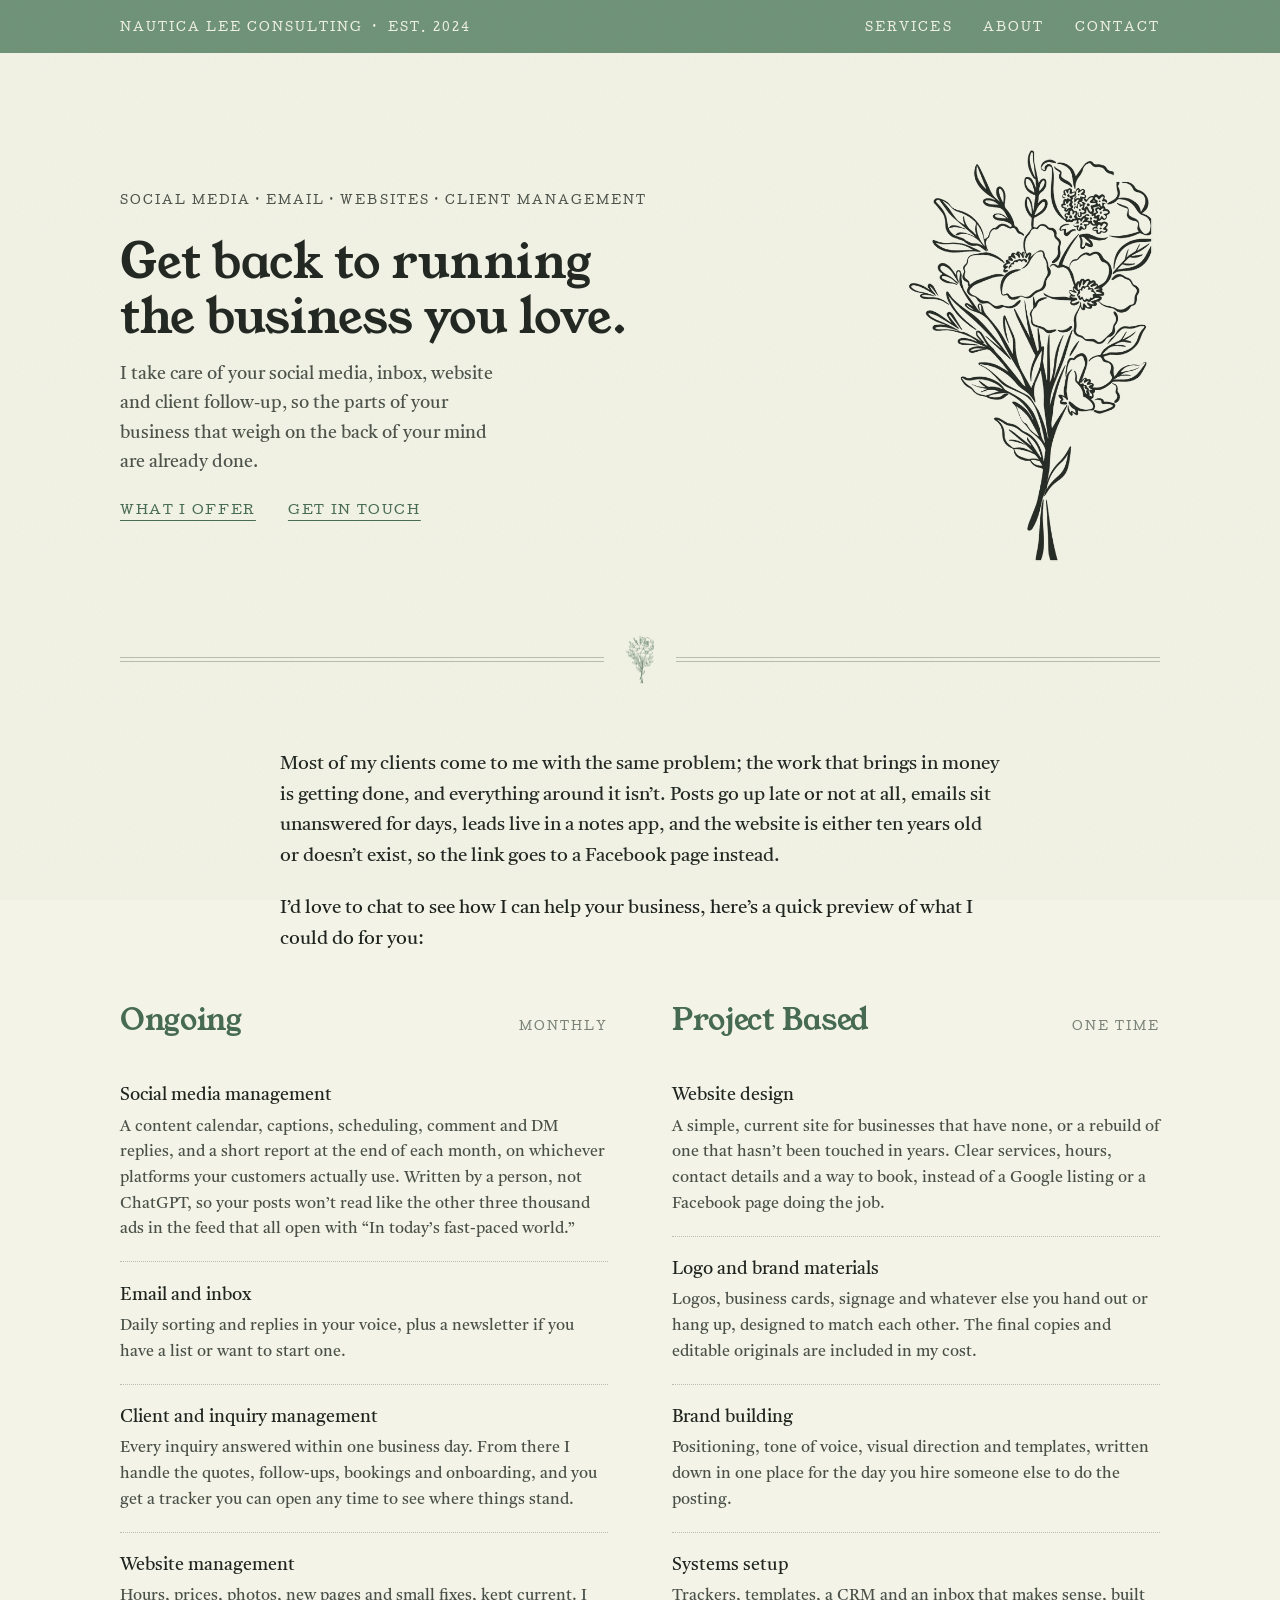
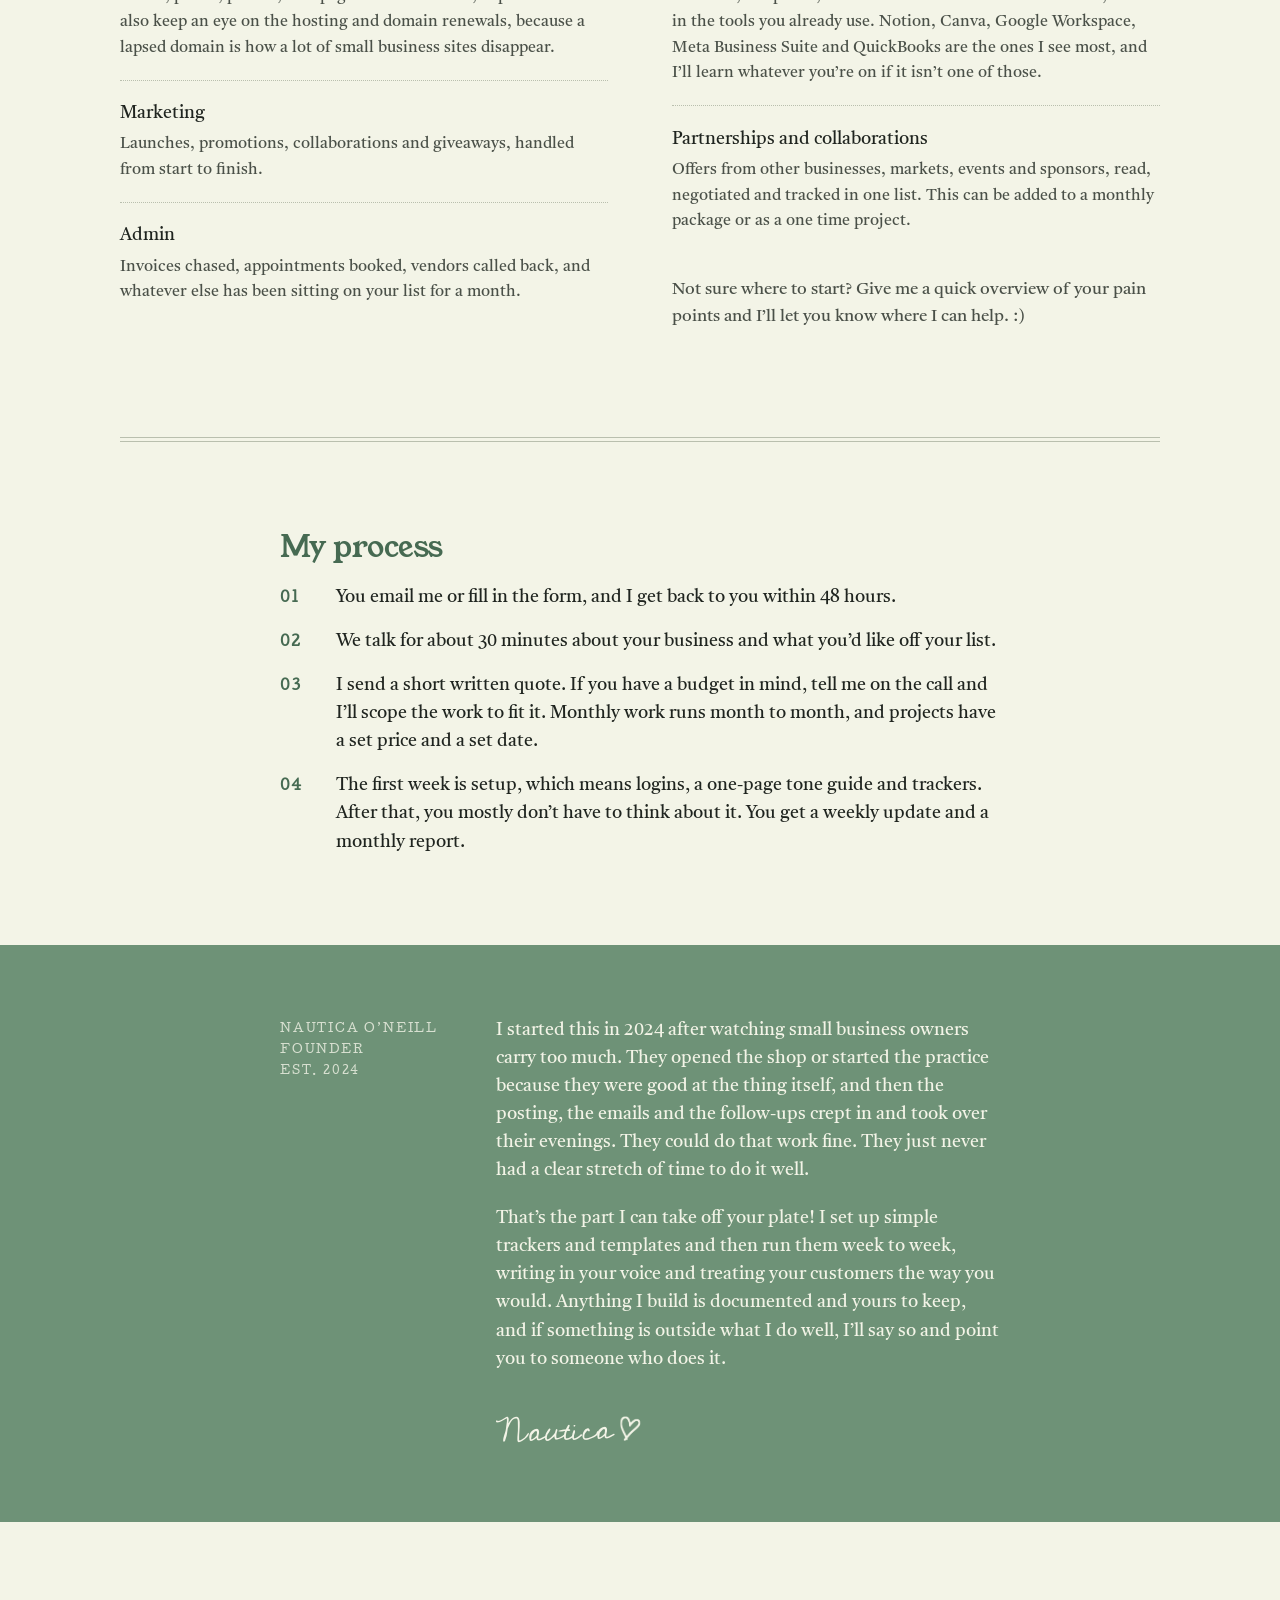
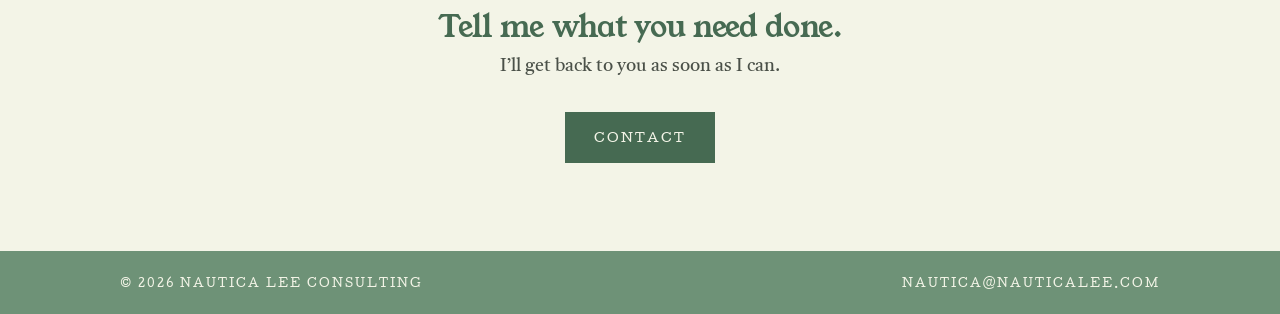
<file: index.html>
<!doctype html>
<html lang="en">
<head>
  <meta charset="utf-8">
  <meta name="viewport" content="width=device-width, initial-scale=1">
  <title>Nautica Lee Consulting</title>
  <meta name="description" content="Social media, email, websites, marketing and client management for small businesses. One person behind the scenes, est. 2024.">
  <link rel="canonical" href="https://nauticalee.com/">
  
  <meta property="og:type" content="website">
  <meta property="og:site_name" content="Nautica Lee Consulting">
  <meta property="og:title" content="Nautica Lee Consulting">
  <meta property="og:description" content="Social media, email, websites, marketing and client management for small businesses. One person behind the scenes, est. 2024.">
  <meta property="og:url" content="https://nauticalee.com/">
  <meta property="og:image" content="https://nauticalee.com/assets/brand/logo-sage.png">
  <meta name="theme-color" content="#6E9277">
  <link rel="icon" href="assets/favicon.png" type="image/png">
  <link rel="apple-touch-icon" href="assets/apple-touch-icon.png">
  <link rel="preconnect" href="https://fonts.googleapis.com">
  <link rel="preconnect" href="https://fonts.gstatic.com" crossorigin>
  <link href="https://fonts.googleapis.com/css2?family=Castoro:ital@0;1&family=Cedarville+Cursive&family=Cutive&family=Young+Serif&display=swap" rel="stylesheet">
  <link rel="stylesheet" href="assets/styles.css?v=3a7f0b2c">
  <script defer src="https://cloud.umami.is/script.js" data-website-id="4d57b6f3-1c35-4e06-9389-d277b6495883"></script>
</head>
<body>
<a class="visually-hidden" href="#main">Skip to content</a>
<header class="letterhead">
  <div class="wide line mono">
    <a class="brand" href="index.html">Nautica Lee Consulting &nbsp;&middot;&nbsp; Est. 2024</a>
    <nav>
      <a href="index.html#services" data-umami-event="Nav: Services">Services</a>
      <a href="index.html#about" data-umami-event="Nav: About">About</a>
      <a href="contact.html"  data-umami-event="Nav: Contact">Contact</a>
    </nav>
  </div>
</header>
<main id="main">
<section class="wide opening">
  <div>
    <span class="mono kicker"><span>Social media</span> <span class="k2">Email</span> <span class="k3">Websites</span> <span>Client management</span></span>
    <h1>Get back to running<br>the business you love.</h1>
    <p>I take care of your social media, inbox, website and client follow-up, so the parts of your business that weigh on the back of your mind are already done.</p>
    <div class="after">
      <a class="lnk" href="#services" data-umami-event="Opening: What I offer">What I offer</a>
      <a class="lnk" href="contact.html" data-umami-event="Opening: Get in touch">Get in touch</a>
    </div>
  </div>
  <img class="bouquet" src="assets/brand/bouquet.png" alt="" width="480" height="790">
</section>

<div class="wide rule flower"></div>

<section class="wrap" id="services">
  <p class="intro">Most of my clients come to me with the same problem; the work that brings in money is getting done, and everything around it isn&rsquo;t. Posts go up late or not at all, emails sit unanswered for days, leads live in a notes app, and the website is either ten years old or doesn&rsquo;t exist, so the link goes to a Facebook page instead.</p>
  <p class="intro">I&rsquo;d love to chat to see how I can help your business, here&rsquo;s a quick preview of what I could do for you:</p>
</section>

<section class="wide" style="margin-top:3rem">
  <div class="two-col">
    <div>
      <div class="menu-head"><h2>Ongoing</h2><span class="mono">Monthly</span></div>
      <ul class="menu">
        <li>
          <h3>Social media management</h3>
          <p>A content calendar, captions, scheduling, comment and DM replies, and a short report at the end of each month, on whichever platforms your customers actually use. Written by a person, not ChatGPT, so your posts won&rsquo;t read like the other three thousand ads in the feed that all open with &ldquo;In today&rsquo;s fast-paced world.&rdquo;</p>
        </li>
        <li>
          <h3>Email and inbox</h3>
          <p>Daily sorting and replies in your voice, plus a newsletter if you have a list or want to start one.</p>
        </li>
        <li>
          <h3>Client and inquiry management</h3>
          <p>Every inquiry answered within one business day. From there I handle the quotes, follow-ups, bookings and onboarding, and you get a tracker you can open any time to see where things stand.</p>
        </li>
        <li>
          <h3>Website management</h3>
          <p>Hours, prices, photos, new pages and small fixes, kept current. I also keep an eye on the hosting and domain renewals, because a lapsed domain is how a lot of small business sites disappear.</p>
        </li>
        <li>
          <h3>Marketing</h3>
          <p>Launches, promotions, collaborations and giveaways, handled from start to finish.</p>
        </li>
        <li>
          <h3>Admin</h3>
          <p>Invoices chased, appointments booked, vendors called back, and whatever else has been sitting on your list for a month.</p>
        </li>
      </ul>
    </div>
    <div>
      <div class="menu-head"><h2>Project Based</h2><span class="mono">One Time</span></div>
      <ul class="menu">
        <li>
          <h3>Website design</h3>
          <p>A simple, current site for businesses that have none, or a rebuild of one that hasn&rsquo;t been touched in years. Clear services, hours, contact details and a way to book, instead of a Google listing or a Facebook page doing the job.</p>
        </li>
        <li>
          <h3>Logo and brand materials</h3>
          <p>Logos, business cards, signage and whatever else you hand out or hang up, designed to match each other. The final copies and editable originals are included in my cost.</p>
        </li>
        <li>
          <h3>Brand building</h3>
          <p>Positioning, tone of voice, visual direction and templates, written down in one place for the day you hire someone else to do the posting.</p>
        </li>
        <li>
          <h3>Systems setup</h3>
          <p>Trackers, templates, a CRM and an inbox that makes sense, built in the tools you already use. Notion, Canva, Google Workspace, Meta Business Suite and QuickBooks are the ones I see most, and I&rsquo;ll learn whatever you&rsquo;re on if it isn&rsquo;t one of those.</p>
        </li>
        <li>
          <h3>Partnerships and collaborations</h3>
          <p>Offers from other businesses, markets, events and sponsors, read, negotiated and tracked in one list. This can be added to a monthly package or as a one time project.</p>
        </li>
      </ul>
      <p style="margin-top:1.5rem;color:var(--ink-soft);font-size:1.05rem">Not sure where to start? Give me a quick overview of your pain points and I&rsquo;ll let you know where I can help. :)</p>
    </div>
  </div>
</section>

<div class="wide rule"></div>

<section class="wrap">
  <h2>My process</h2>
  <ol class="how">
    <li><p>You email me or fill in the form, and I get back to you within 48 hours.</p></li>
    <li><p>We talk for about 30 minutes about your business and what you&rsquo;d like off your list.</p></li>
    <li><p>I send a short written quote. If you have a budget in mind, tell me on the call and I&rsquo;ll scope the work to fit it. Monthly work runs month to month, and projects have a set price and a set date.</p></li>
    <li><p>The first week is setup, which means logins, a one-page tone guide and trackers. After that, you mostly don&rsquo;t have to think about it. You get a weekly update and a monthly report.</p></li>
  </ol>
</section>

<div class="band" id="about">
<section class="wrap note">
  <div class="side">
    <span>Nautica O&rsquo;Neill</span>
    <span>Founder</span>
    <span>Est.&nbsp;2024</span>
  </div>
  <div class="body">
    <p>I started this in 2024 after watching small business owners carry too much. They opened the shop or started the practice because they were good at the thing itself, and then the posting, the emails and the follow-ups crept in and took over their evenings. They could do that work fine. They just never had a clear stretch of time to do it well.</p>
    <p>That&rsquo;s the part I can take off your plate! I set up simple trackers and templates and then run them week to week, writing in your voice and treating your customers the way you would. Anything I build is documented and yours to keep, and if something is outside what I do well, I&rsquo;ll say so and point you to someone who does it.</p>
    <span class="signature">Nautica <span class="heart" aria-hidden="true"></span></span>
  </div>
</section>
</div>

<section class="wrap end">
  <h2>Tell me what you need done.</h2>
  <p>I&rsquo;ll get back to you as soon as I can.</p>
  <a class="btn" href="contact.html" data-umami-event="Bottom: Contact button">Contact</a>
</section>
</main>
<footer>
  <div class="wide line mono">
    <span>&copy; <span id="year">2026</span> Nautica Lee Consulting</span>
    <span><a href="mailto:nautica@nauticalee.com" data-umami-event="Email: footer">nautica@nauticalee.com</a></span>
  </div>
</footer>
<script src="assets/script.js?v=3a7f0b2c"></script>
</body>
</html>
</file>
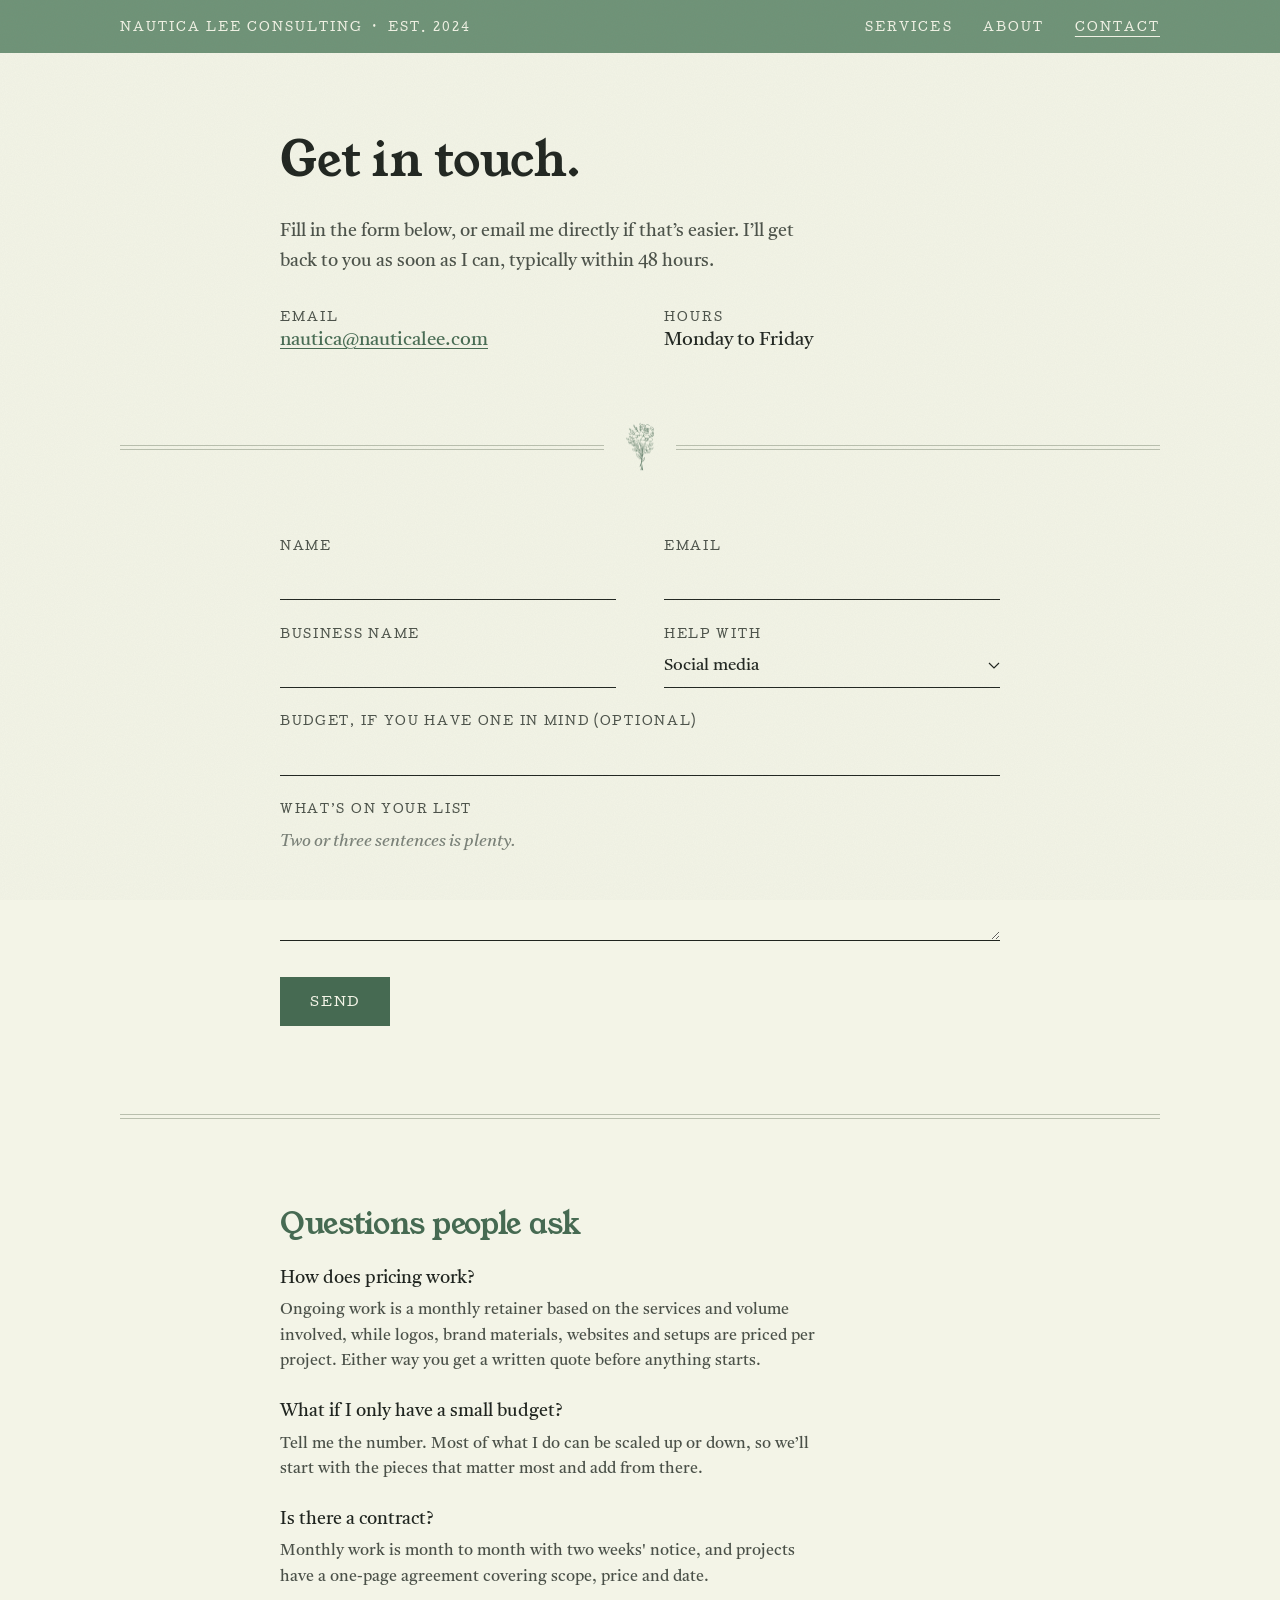
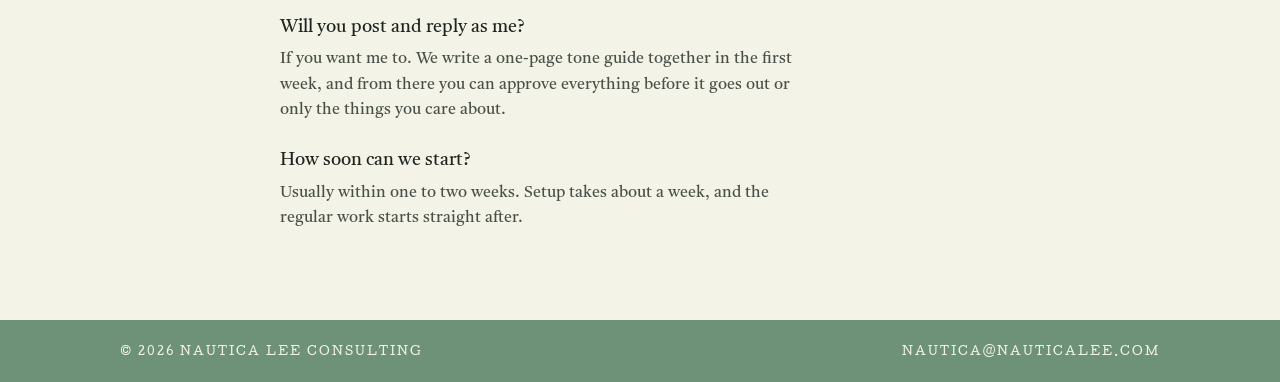
<file: contact.html>
<!doctype html>
<html lang="en">
<head>
  <meta charset="utf-8">
  <meta name="viewport" content="width=device-width, initial-scale=1">
  <title>Contact | Nautica Lee Consulting</title>
  <meta name="description" content="Tell Nautica Lee Consulting about your business and what you want help with. Replies within one business day.">
  <link rel="canonical" href="https://nauticalee.com/contact.html">
  
  <meta property="og:type" content="website">
  <meta property="og:site_name" content="Nautica Lee Consulting">
  <meta property="og:title" content="Contact | Nautica Lee Consulting">
  <meta property="og:description" content="Tell Nautica Lee Consulting about your business and what you want help with. Replies within one business day.">
  <meta property="og:url" content="https://nauticalee.com/contact.html">
  <meta property="og:image" content="https://nauticalee.com/assets/brand/logo-sage.png">
  <meta name="theme-color" content="#6E9277">
  <link rel="icon" href="assets/favicon.png" type="image/png">
  <link rel="apple-touch-icon" href="assets/apple-touch-icon.png">
  <link rel="preconnect" href="https://fonts.googleapis.com">
  <link rel="preconnect" href="https://fonts.gstatic.com" crossorigin>
  <link href="https://fonts.googleapis.com/css2?family=Castoro:ital@0;1&family=Cedarville+Cursive&family=Cutive&family=Young+Serif&display=swap" rel="stylesheet">
  <link rel="stylesheet" href="assets/styles.css?v=3a7f0b2c">
  <script defer src="https://cloud.umami.is/script.js" data-website-id="4d57b6f3-1c35-4e06-9389-d277b6495883"></script>
</head>
<body>
<a class="visually-hidden" href="#main">Skip to content</a>
<header class="letterhead">
  <div class="wide line mono">
    <a class="brand" href="index.html">Nautica Lee Consulting &nbsp;&middot;&nbsp; Est. 2024</a>
    <nav>
      <a href="index.html#services" data-umami-event="Nav: Services">Services</a>
      <a href="index.html#about" data-umami-event="Nav: About">About</a>
      <a href="contact.html" aria-current="page" data-umami-event="Nav: Contact">Contact</a>
    </nav>
  </div>
</header>
<main id="main">
<section class="wrap contact-top">
  <h1>Get in touch.</h1>
  <p>Fill in the form below, or email me directly if that&rsquo;s easier. I&rsquo;ll get back to you as soon as I can, typically within 48 hours.</p>
  <ul class="ways">
    <li><span class="mono">Email</span><a class="big" href="mailto:nautica@nauticalee.com" data-umami-event="Email: contact page">nautica@nauticalee.com</a></li>
    <li><span class="mono">Hours</span><span class="big">Monday to Friday</span></li>
  </ul>
</section>

<div class="wide rule flower"></div>

<section class="wrap">
  <!-- Form submissions go to Formspree and are forwarded to nautica@nauticalee.com. -->
  <form action="https://formspree.io/f/mljjopwy" method="POST">
    <div class="pair">
      <div><label for="name">Name</label><input id="name" name="name" type="text" autocomplete="name" required></div>
      <div><label for="email">Email</label><input id="email" name="email" type="email" autocomplete="email" required></div>
    </div>
    <div class="pair">
      <div><label for="business">Business name</label><input id="business" name="business" type="text" autocomplete="organization"></div>
      <div><label for="service">Help with</label>
        <select id="service" name="service">
          <option>Social media</option>
          <option>Email and inbox</option>
          <option>Client and inquiry management</option>
          <option>Website design or updates</option>
          <option>Marketing</option>
          <option>Logo and brand materials</option>
          <option>Brand building</option>
          <option>Systems setup</option>
          <option>Partnerships and collaborations</option>
          <option>Several of these</option>
          <option>Not sure yet</option>
        </select>
      </div>
    </div>
    <div><label for="budget">Budget, if you have one in mind (optional)</label><input id="budget" name="budget" type="text" inputmode="numeric"></div>
    <div><label for="message">What&rsquo;s on your list</label><textarea id="message" name="message" placeholder="Two or three sentences is plenty." required></textarea></div>
    <input type="text" name="_gotcha" style="display:none" tabindex="-1" autocomplete="off">
    <button type="submit" data-umami-event="Form: Send inquiry">Send</button>
  </form>
</section>

<div class="wide rule"></div>

<section class="wrap" id="faq">
  <h2>Questions people ask</h2>
  <dl class="faq">
    <dt>How does pricing work?</dt>
    <dd>Ongoing work is a monthly retainer based on the services and volume involved, while logos, brand materials, websites and setups are priced per project. Either way you get a written quote before anything starts.</dd>
    <dt>What if I only have a small budget?</dt>
    <dd>Tell me the number. Most of what I do can be scaled up or down, so we&rsquo;ll start with the pieces that matter most and add from there.</dd>
    <dt>Is there a contract?</dt>
    <dd>Monthly work is month to month with two weeks' notice, and projects have a one-page agreement covering scope, price and date.</dd>
    <dt>Will you post and reply as me?</dt>
    <dd>If you want me to. We write a one-page tone guide together in the first week, and from there you can approve everything before it goes out or only the things you care about.</dd>
    <dt>How soon can we start?</dt>
    <dd>Usually within one to two weeks. Setup takes about a week, and the regular work starts straight after.</dd>
  </dl>
</section>
</main>
<footer>
  <div class="wide line mono">
    <span>&copy; <span id="year">2026</span> Nautica Lee Consulting</span>
    <span><a href="mailto:nautica@nauticalee.com" data-umami-event="Email: footer">nautica@nauticalee.com</a></span>
  </div>
</footer>
<script src="assets/script.js?v=3a7f0b2c"></script>
</body>
</html>
</file>
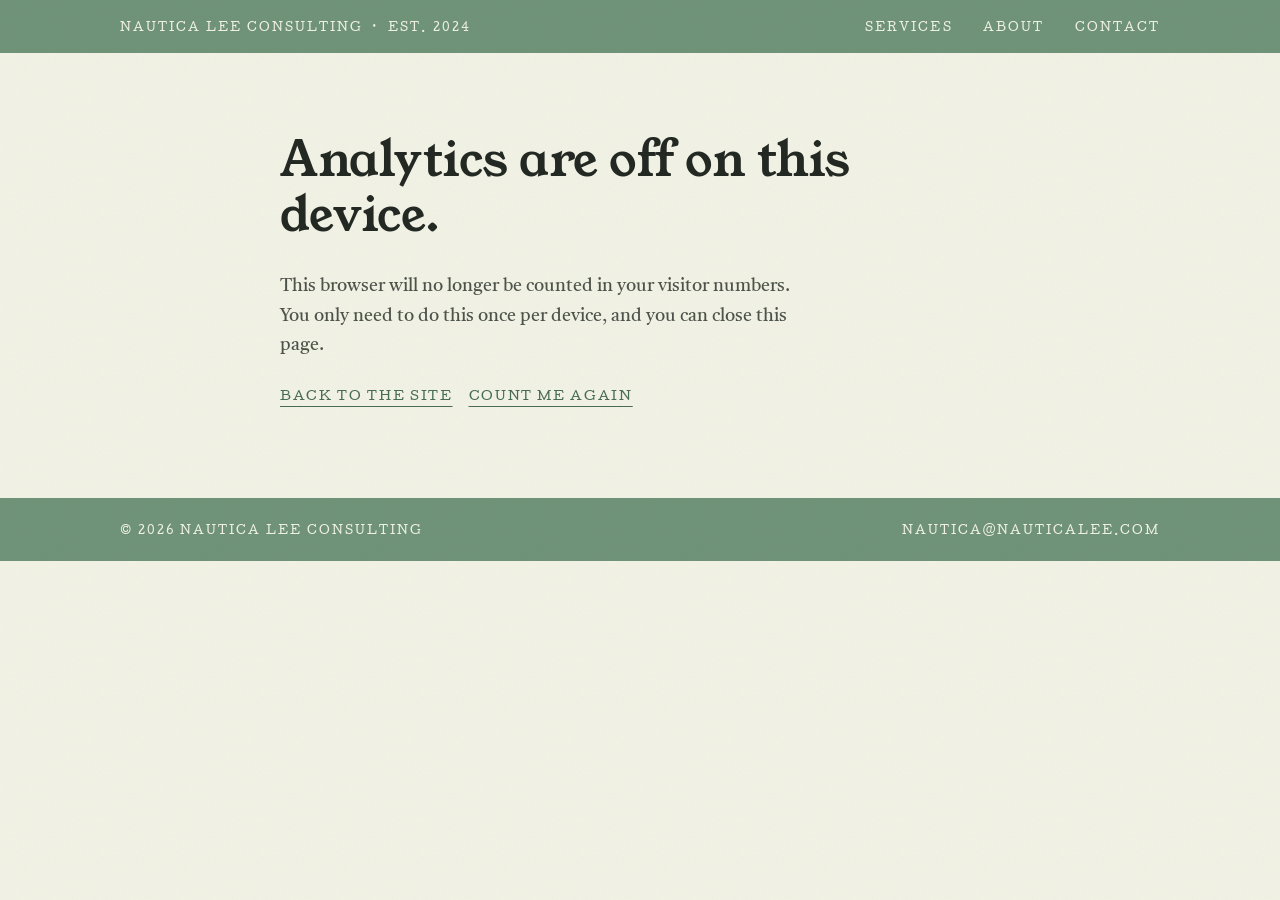
<file: exclude-me.html>
<!doctype html>
<html lang="en">
<head>
  <meta charset="utf-8">
  <meta name="viewport" content="width=device-width, initial-scale=1">
  <title>Exclude this device | Nautica Lee Consulting</title>
  <meta name="description" content="Turns off visitor counting for this browser.">
  <link rel="canonical" href="https://nauticalee.com/exclude-me.html">
  <meta name="robots" content="noindex, nofollow">
  <meta property="og:type" content="website">
  <meta property="og:site_name" content="Nautica Lee Consulting">
  <meta property="og:title" content="Exclude this device | Nautica Lee Consulting">
  <meta property="og:description" content="Turns off visitor counting for this browser.">
  <meta property="og:url" content="https://nauticalee.com/exclude-me.html">
  <meta property="og:image" content="https://nauticalee.com/assets/brand/logo-sage.png">
  <meta name="theme-color" content="#6E9277">
  <link rel="icon" href="assets/favicon.png" type="image/png">
  <link rel="apple-touch-icon" href="assets/apple-touch-icon.png">
  <link rel="preconnect" href="https://fonts.googleapis.com">
  <link rel="preconnect" href="https://fonts.gstatic.com" crossorigin>
  <link href="https://fonts.googleapis.com/css2?family=Castoro:ital@0;1&family=Cedarville+Cursive&family=Cutive&family=Young+Serif&display=swap" rel="stylesheet">
  <link rel="stylesheet" href="assets/styles.css?v=3a7f0b2c">
  <script defer src="https://cloud.umami.is/script.js" data-website-id="4d57b6f3-1c35-4e06-9389-d277b6495883"></script>
</head>
<body>
<a class="visually-hidden" href="#main">Skip to content</a>
<header class="letterhead">
  <div class="wide line mono">
    <a class="brand" href="index.html">Nautica Lee Consulting &nbsp;&middot;&nbsp; Est. 2024</a>
    <nav>
      <a href="index.html#services" data-umami-event="Nav: Services">Services</a>
      <a href="index.html#about" data-umami-event="Nav: About">About</a>
      <a href="contact.html"  data-umami-event="Nav: Contact">Contact</a>
    </nav>
  </div>
</header>
<main id="main">
<section class="wrap contact-top">
  <h1>Analytics are off on this device.</h1>
  <p id="status">This browser will no longer be counted in your visitor numbers. You only need to do this once per device, and you can close this page.</p>
  <p><a class="lnk" href="index.html">Back to the site</a> &nbsp;&nbsp; <a class="lnk" href="exclude-me.html?undo=1">Count me again</a></p>
</section>
<script>
(function () {
  var undo = location.search.indexOf("undo=1") !== -1;
  try {
    if (undo) { localStorage.removeItem("umami.disabled"); }
    else { localStorage.setItem("umami.disabled", "1"); }
  } catch (e) {}
  if (undo) {
    document.querySelector("h1").textContent = "Analytics are back on for this device.";
    document.getElementById("status").textContent = "This browser will be counted again.";
  }
})();
</script>
</main>
<footer>
  <div class="wide line mono">
    <span>&copy; <span id="year">2026</span> Nautica Lee Consulting</span>
    <span><a href="mailto:nautica@nauticalee.com" data-umami-event="Email: footer">nautica@nauticalee.com</a></span>
  </div>
</footer>
<script src="assets/script.js?v=3a7f0b2c"></script>
</body>
</html>
</file>
<file: assets/styles.css>
/* Nautica Lee Consulting. Colors sampled from the logo. */
:root {
  --paper: #F3F4E7;
  --paper-deep: #E9EBDA;
  --ink: #1F241F;
  --ink-soft: #4A5048;
  --muted: #7A8178;
  --rule: #B9BFAE;
  --sage: #6E9277;
  --sage-deep: #466A52;
  --sage-wash: #DCE5D9;
  --serif: "Castoro", "Iowan Old Style", "Palatino Linotype", Georgia, serif;
  --display: "Young Serif", "Castoro", Georgia, serif;
  --mono: "Cutive", "American Typewriter", "Courier New", monospace;
  --script: "Cedarville Cursive", cursive;
  --page: 1040px;
  --col: 720px;
}
*, *::before, *::after { box-sizing: border-box; }
html { -webkit-text-size-adjust: 100%; overflow-x: hidden; }
body {
  margin: 0;
  background: var(--paper);
  color: var(--ink);
  font-family: var(--serif);
  font-size: 1.1rem;
  line-height: 1.6;
  -webkit-font-smoothing: antialiased;
  position: relative;
}
/* paper grain */
body::before {
  content: ""; position: fixed; inset: 0; pointer-events: none; z-index: 100; opacity: 0.2;
  background-image: url("data:image/svg+xml;utf8,<svg xmlns='http://www.w3.org/2000/svg' width='160' height='160'><filter id='n'><feTurbulence type='fractalNoise' baseFrequency='0.9' numOctaves='2' stitchTiles='stitch'/><feColorMatrix values='0 0 0 0 0.35 0 0 0 0 0.4 0 0 0 0 0.3 0 0 0 0.35 0'/></filter><rect width='100%' height='100%' filter='url(%23n)'/></svg>");
}
body > * { position: relative; z-index: 1; }
img { max-width: 100%; display: block; }
a { color: var(--sage-deep); text-decoration: underline; text-decoration-thickness: 1px; text-underline-offset: 3px; }
a:hover { color: var(--ink); }
p { margin: 0 0 1.1em; }
h1, h2 { font-family: var(--display); font-weight: 400; line-height: 1.15; margin: 0 0 0.6em; letter-spacing: -0.01em; }
h2 { color: var(--sage-deep); }
h1 { font-size: clamp(2rem, 4.4vw, 3rem); }
h2 { font-size: clamp(1.5rem, 2.8vw, 1.9rem); }
h3 { font-weight: 400; font-size: 1.15rem; margin: 0 0 0.2em; }
em { font-style: italic; }
.wide { width: min(var(--page), 100% - 4rem); margin-inline: auto; }
.wrap { width: min(var(--col), 100% - 4rem); margin-inline: auto; }
.mono {
  font-family: var(--mono); font-size: 0.7rem; letter-spacing: 0.18em; text-transform: uppercase; color: var(--ink-soft);
}
.visually-hidden { position: absolute; width: 1px; height: 1px; overflow: hidden; clip: rect(0,0,0,0); white-space: nowrap; }

/* double hairline, like the oval border on the logo */
.rule { height: 5px; border-top: 1px solid var(--rule); border-bottom: 1px solid var(--rule); margin-block: clamp(3rem, 7vw, 5.5rem); }
.rule.flower { position: relative; }
.rule.flower::before {
  content: ""; position: absolute; left: 50%; top: -3px; width: 72px; height: 11px; transform: translateX(-50%);
  background: var(--paper);
}
.rule.flower::after {
  content: ""; position: absolute; left: 50%; top: 50%; width: 30px; height: 50px; transform: translate(-50%, -50%);
  background: url("brand/bouquet-sage.png") center / 30px auto no-repeat;
}

/* letterhead */
.letterhead { background: var(--sage); padding: 1.1rem 0; }
.letterhead .line {
  display: flex; justify-content: space-between; align-items: baseline; gap: 1rem; flex-wrap: wrap;
  color: var(--paper);
}
.letterhead a { text-decoration: none; color: var(--paper); }
.letterhead a:hover { color: #fff; }
.letterhead nav a { margin-left: 1.6rem; }
.letterhead nav a:first-child { margin-left: 0; }
.letterhead nav a[aria-current="page"] { text-decoration: underline; text-underline-offset: 5px; }

/* opening */
.opening { padding: clamp(3rem, 7vw, 5.5rem) 0 0; display: grid; grid-template-columns: 1.4fr 1fr; gap: 2rem 3rem; align-items: center; }
.opening > div { min-width: 0; max-width: 100%; }
.opening h1 { margin-bottom: 0.9rem; }
.opening .kicker { margin-bottom: 1.6rem; display: block; }
.kicker span { white-space: nowrap; }
.kicker span:not(:last-child)::after { content: "\00a0\00b7"; }
.opening p { max-width: 38ch; font-size: 1.15rem; color: var(--ink-soft); }
.opening .bouquet { justify-self: end; width: min(100%, 260px); height: auto; }
.opening .after { margin-top: 1.4rem; display: flex; gap: 2rem; flex-wrap: wrap; align-items: baseline; }
.lnk { font-family: var(--mono); font-size: 0.74rem; letter-spacing: 0.14em; text-transform: uppercase; text-decoration: underline; text-decoration-thickness: 1px; text-underline-offset: 6px; white-space: nowrap; flex: none; }
.lnk:hover { color: var(--ink); }

/* short intro */
.intro { font-size: 1.2rem; }

/* service menu with dotted leaders */
.menu { margin: 0; padding: 0; list-style: none; }
.menu li { padding: 1.15rem 0; border-bottom: 1px dotted var(--rule); }
.menu li:last-child { border-bottom: 0; }
.menu p { margin: 0.25rem 0 0; color: var(--ink-soft); font-size: 1rem; max-width: 60ch; }
.menu-head { display: flex; justify-content: space-between; align-items: baseline; margin-bottom: 0.4rem; }
.menu-head .mono { color: var(--muted); }
.two-col { display: grid; grid-template-columns: 1fr 1fr; gap: 2.5rem 4rem; }
.two-col > div { min-width: 0; }

/* how it goes */
.how { margin: 0; padding: 0; list-style: none; counter-reset: s; display: grid; gap: 1rem; }
.how li { display: grid; grid-template-columns: 3rem 1fr; gap: 0.5rem; align-items: baseline; }
.how li::before { counter-increment: s; content: counter(s, decimal-leading-zero); font-family: var(--mono); font-size: 0.9rem; font-weight: 700; letter-spacing: 0.08em; color: var(--sage-deep); }
.how li p { margin: 0; }

/* sage band around the note from Nautica */
.band { background: var(--sage); color: var(--paper); margin: clamp(3rem, 7vw, 5.5rem) 0; padding: clamp(3rem, 6vw, 4.5rem) 0; }
.band h2, .band a { color: var(--paper); }
.band .note .side { color: color-mix(in srgb, var(--paper) 80%, var(--sage)); }
.band .signature { color: var(--paper); }
.band p { color: var(--paper); }

/* note from Nautica */
.note { display: grid; grid-template-columns: 1fr 3fr; gap: 2rem 3rem; }
.note .side span { display: block; }
.note .side { font-family: var(--mono); font-size: 0.7rem; letter-spacing: 0.16em; text-transform: uppercase; color: var(--muted); line-height: 1.9; }
.note .body p { max-width: 58ch; }
.signature { font-family: var(--script); font-size: 1.9rem; color: var(--sage-deep); line-height: 1; margin-top: 1.4rem; transform: rotate(-2deg); display: inline-flex; align-items: center; gap: 0.3rem; }
.signature .heart {
  width: 0.7em; height: 0.86em; flex: none; display: inline-block; margin-left: 0.08em; transform: translateY(-0.03em);
  background: currentColor;
  -webkit-mask: url("brand/heart.png") center / contain no-repeat; mask: url("brand/heart.png") center / contain no-repeat;
}

/* ending line */
.end { text-align: center; }
.end h2 { margin-bottom: 0.5rem; }
.end p { color: var(--ink-soft); }

/* footer */
footer { background: var(--sage); color: var(--paper); padding: 1.4rem 0; margin-top: clamp(3rem, 7vw, 5.5rem); }
footer .line { display: flex; justify-content: space-between; gap: 1rem; flex-wrap: wrap; color: var(--paper); }
footer .line a { text-decoration: none; color: var(--paper); }
footer .line a:hover { text-decoration: underline; }

/* contact page */
.contact-top { padding: clamp(3rem, 7vw, 5rem) 0 0; }
.contact-top p { max-width: 52ch; font-size: 1.15rem; color: var(--ink-soft); }
.ways { display: grid; grid-template-columns: 1fr 1fr; gap: 1rem 3rem; margin: 2rem 0 0; padding: 0; list-style: none; }
.ways li span { display: block; }
.ways .big { font-size: 1.2rem; }
form { display: grid; gap: 1.6rem; }
.pair { display: grid; grid-template-columns: 1fr 1fr; gap: 1.6rem 3rem; }
label { display: block; font-family: var(--mono); font-size: 0.66rem; letter-spacing: 0.16em; text-transform: uppercase; color: var(--ink-soft); margin-bottom: 0.2rem; }
input, select, textarea {
  width: 100%; border: 0; border-bottom: 1px solid var(--ink); background: transparent; border-radius: 0;
  font: inherit; font-size: 1.05rem; color: var(--ink); padding: 0.45rem 0;
}
select { appearance: none; -webkit-appearance: none; background: url("data:image/svg+xml;utf8,<svg xmlns='http://www.w3.org/2000/svg' width='12' height='8'><path d='M1 1l5 5 5-5' fill='none' stroke='%231F241F' stroke-width='1.2'/></svg>") right center no-repeat; padding-right: 1.4rem; }
textarea { min-height: 7.5rem; resize: vertical; line-height: 1.5; }
input:focus, select:focus, textarea:focus { outline: none; border-bottom-color: var(--sage); box-shadow: 0 1px 0 var(--sage); }
::placeholder { color: var(--muted); font-style: italic; }
button, .btn {
  display: inline-block; font-family: var(--mono); font-size: 0.74rem; letter-spacing: 0.16em; text-transform: uppercase;
  background: var(--sage-deep); color: var(--paper); border: 1px solid var(--sage-deep); padding: 0.95rem 1.8rem; cursor: pointer; justify-self: start; text-decoration: none;
}
button:hover, .btn:hover { background: var(--ink); border-color: var(--ink); color: var(--paper); }
.end .btn { margin-top: 0.75rem; }
.faq dt { font-size: 1.15rem; margin-top: 1.4rem; }
.faq dd { margin: 0.3rem 0 0; color: var(--ink-soft); font-size: 1rem; max-width: 60ch; }

@media (max-width: 960px) {
  .two-col { grid-template-columns: 1fr; gap: 2.5rem; max-width: var(--col); margin-inline: auto; }
  .opening { grid-template-columns: 1fr 0.6fr; }
}

@media (max-width: 760px) {
  .wide { width: min(var(--page), 100% - 2.5rem); }
  .wrap { width: min(var(--col), 100% - 2.5rem); }
  body { font-size: 1rem; line-height: 1.55; }
  h1 { font-size: 1.9rem; }
  h2 { font-size: 1.45rem; }
  h3 { font-size: 1.05rem; }
  .mono { font-size: 0.64rem; letter-spacing: 0.14em; }
  .opening { grid-template-columns: 1fr; gap: 1rem; padding-top: 2.25rem; text-align: center; justify-items: center; }
  .opening .bouquet { order: -1; width: 110px; margin-bottom: 0.25rem; justify-self: center; }
  .opening h1 { font-size: 1.95rem; }
  .kicker span.k2::after { content: none; }
  .kicker .k3::before { content: "\A"; white-space: pre; }
  .opening p { margin-inline: auto; }
  .opening p, .contact-top p { font-size: 1rem; }
  .opening .after { gap: 1.25rem; justify-content: center; }
  .letterhead .line { flex-direction: column; align-items: center; text-align: center; gap: 0.5rem; }
  .letterhead .brand { width: auto; }
  .intro { font-size: 1.02rem; }
  .two-col, .note, .pair, .ways { grid-template-columns: 1fr; }
  .two-col { gap: 2.5rem; }
  .menu li { padding: 0.9rem 0; }
  .menu p { font-size: 0.95rem; }
  .how li { grid-template-columns: 2.2rem 1fr; }
  .note { gap: 1rem; }
  .note .side { display: block; line-height: 1.6; }
  .note .side span { display: inline; white-space: nowrap; }
  .note .side span + span::before { content: "\00a0\00b7\00a0"; }
  .signature { font-size: 1.7rem; }
  .letterhead nav a { margin-left: 1.1rem; }
  .rule { margin-block: 2.5rem; width: auto; margin-inline: 0; }
  .band { margin-block: 2.5rem; padding-block: 2.5rem; }
  footer .line { flex-direction: column; gap: 0.4rem; text-align: center; align-items: center; }
}
</file>
